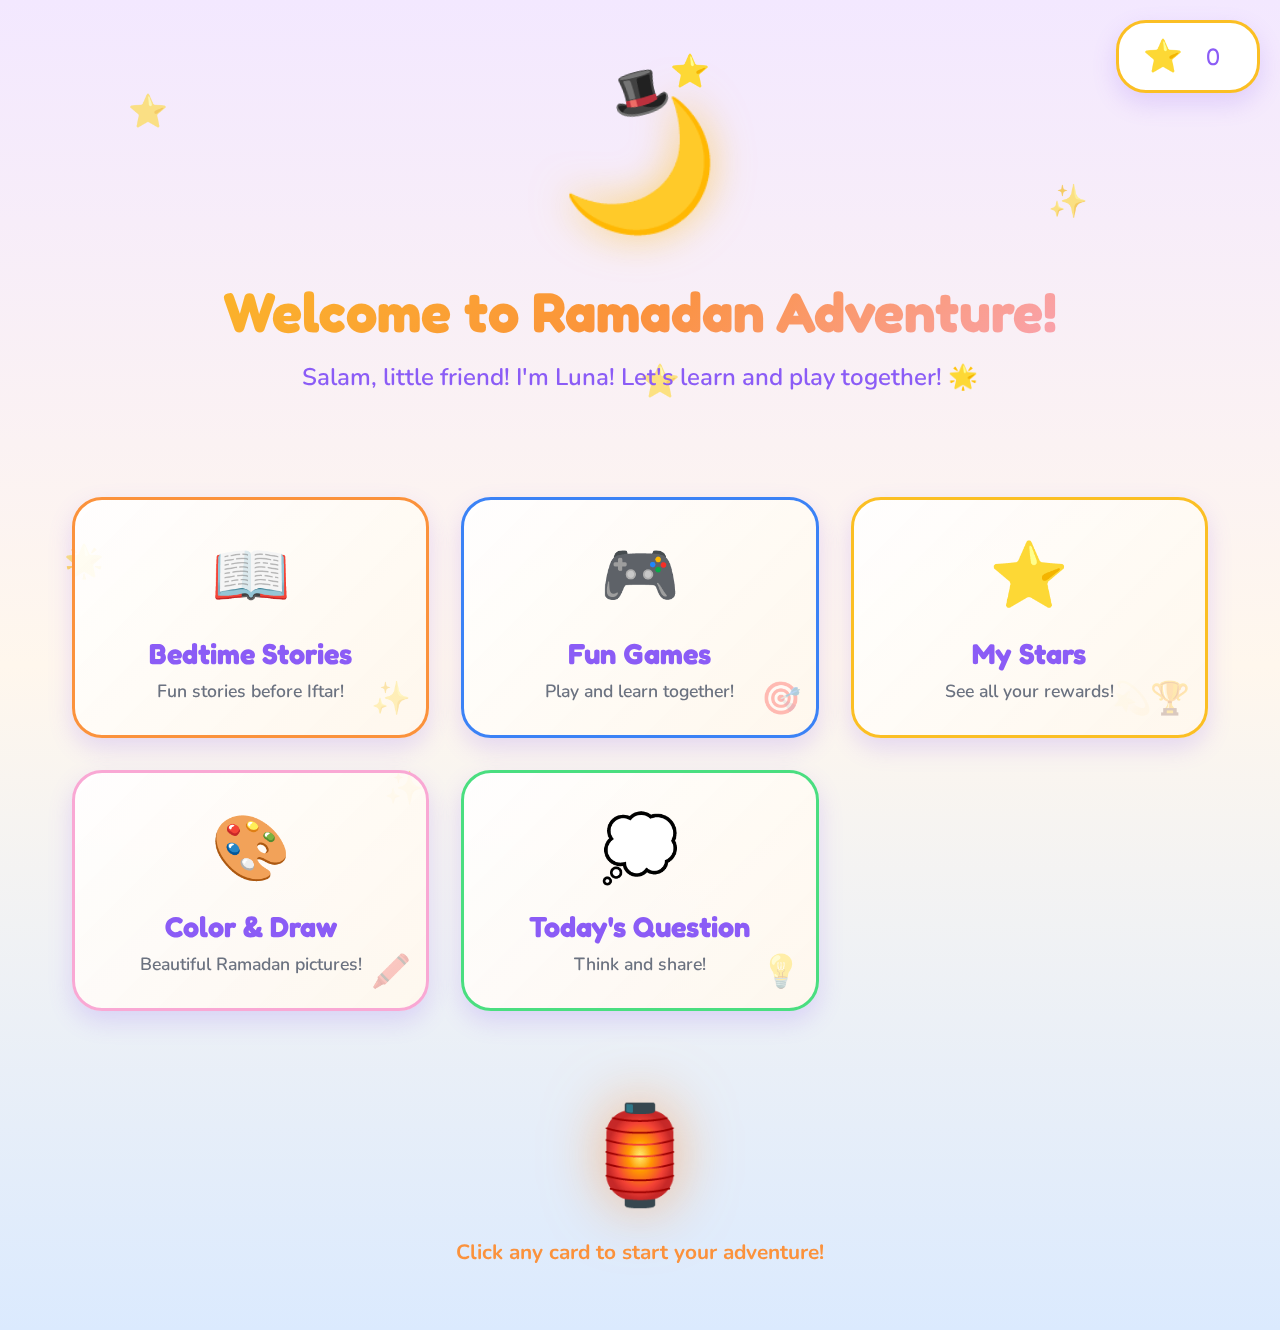
<file: index.html>
<!DOCTYPE html>
<html lang="en">
<head>
    <meta charset="UTF-8">
    <meta name="viewport" content="width=device-width, initial-scale=1.0">
    <title>Ramadan Adventure - Fun & Learning for Kids!</title>
    <meta name="description" content="A fun and educational Ramadan website for children aged 6-10 with stories, games, and activities!">
    <link rel="stylesheet" href="css/main.css">
    <link rel="stylesheet" href="css/animations.css">
    <link rel="preconnect" href="https://fonts.googleapis.com">
    <link rel="preconnect" href="https://fonts.gstatic.com" crossorigin>
    <link href="https://fonts.googleapis.com/css2?family=Fredoka+One&family=Nunito:wght@400;600;700&display=swap" rel="stylesheet">
</head>
<body>
    <!-- Stars Counter (Top Right) -->
    <div class="stars-counter">
        <div class="star-icon">⭐</div>
        <div class="star-count" id="starCount">0</div>
    </div>

    <!-- Main Container -->
    <div class="container">
        <!-- Hero Section with Luna Mascot -->
        <div class="hero-section">
            <div class="mascot-luna">
                <div class="luna-body">🌙</div>
                <div class="luna-hat">🎩</div>
                <div class="luna-star">⭐</div>
            </div>
            <h1 class="main-title bounce-in">Welcome to Ramadan Adventure!</h1>
            <p class="greeting-text float-up">Salam, little friend! I'm Luna! Let's learn and play together! 🌟</p>
        </div>

        <!-- Navigation Buttons -->
        <div class="section-grid">
            <!-- Stories Section -->
            <a href="stories.html" class="section-card stories-card">
                <div class="card-icon">📖</div>
                <h2 class="card-title">Bedtime Stories</h2>
                <p class="card-description">Fun stories before Iftar!</p>
                <div class="card-decoration">✨</div>
            </a>

            <!-- Games Section -->
            <a href="games.html" class="section-card games-card">
                <div class="card-icon">🎮</div>
                <h2 class="card-title">Fun Games</h2>
                <p class="card-description">Play and learn together!</p>
                <div class="card-decoration">🎯</div>
            </a>

            <!-- Stars Tracker -->
            <a href="stars.html" class="section-card stars-card">
                <div class="card-icon">⭐</div>
                <h2 class="card-title">My Stars</h2>
                <p class="card-description">See all your rewards!</p>
                <div class="card-decoration">🏆</div>
            </a>

            <!-- Coloring Section -->
            <a href="coloring.html" class="section-card coloring-card">
                <div class="card-icon">🎨</div>
                <h2 class="card-title">Color & Draw</h2>
                <p class="card-description">Beautiful Ramadan pictures!</p>
                <div class="card-decoration">🖍️</div>
            </a>

            <!-- Daily Reflection -->
            <a href="reflection.html" class="section-card reflection-card">
                <div class="card-icon">💭</div>
                <h2 class="card-title">Today's Question</h2>
                <p class="card-description">Think and share!</p>
                <div class="card-decoration">💡</div>
            </a>
        </div>

        <!-- Sunny Mascot (Bottom) -->
        <div class="mascot-sunny">
            <div class="sunny-body">🏮</div>
            <p class="sunny-message">Click any card to start your adventure!</p>
        </div>
    </div>

    <!-- Floating Stars Background Animation -->
    <div class="floating-stars">
        <span class="float-star">⭐</span>
        <span class="float-star">✨</span>
        <span class="float-star">🌟</span>
        <span class="float-star">💫</span>
        <span class="float-star">⭐</span>
        <span class="float-star">✨</span>
    </div>

    <script src="js/main.js"></script>
</body>
</html>
</file>
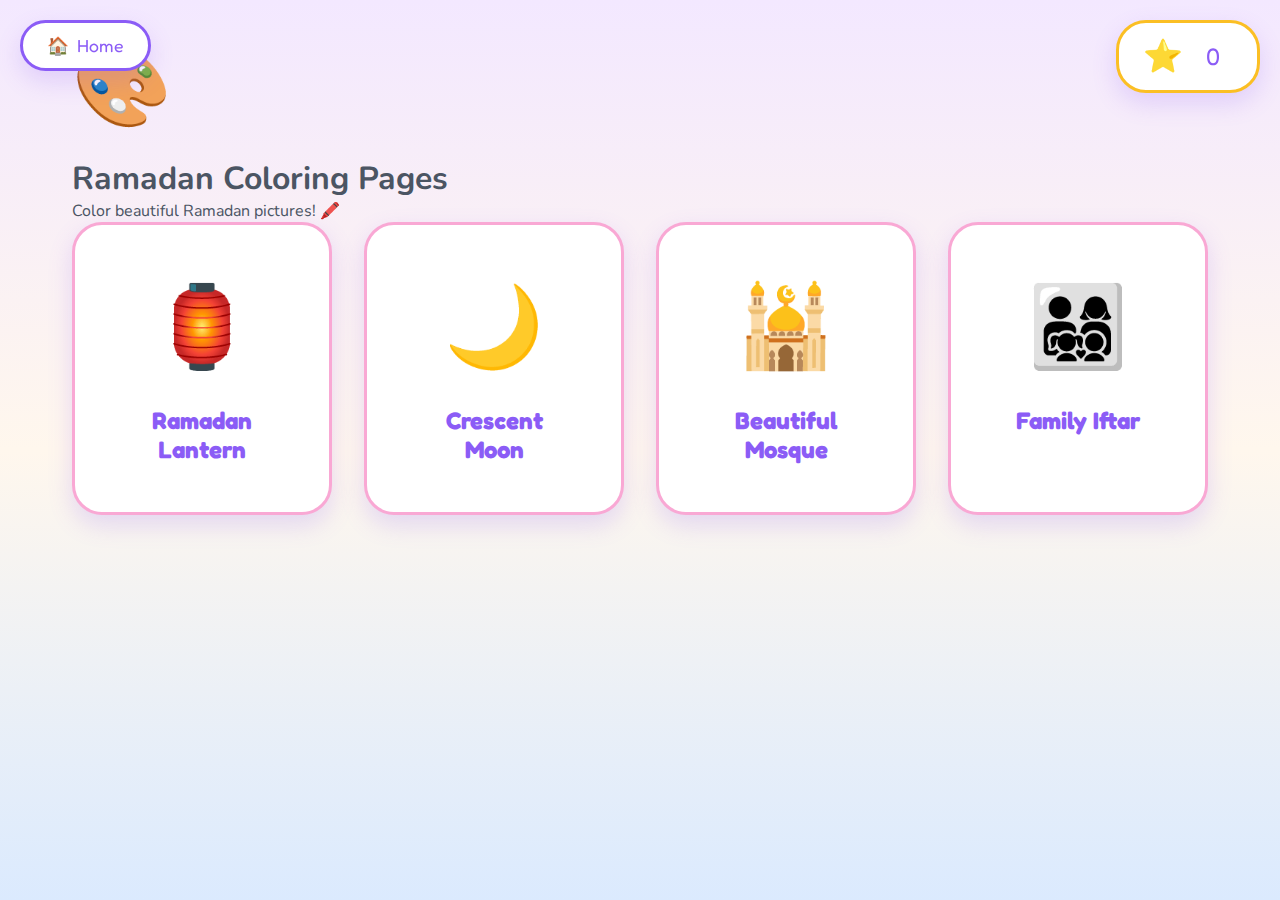
<file: coloring.html>
<!DOCTYPE html>
<html lang="en">

<head>
    <meta charset="UTF-8">
    <meta name="viewport" content="width=device-width, initial-scale=1.0">
    <title>Coloring Pages - Ramadan Adventure</title>
    <link rel="stylesheet" href="css/main.css">
    <link rel="stylesheet" href="css/animations.css">
    <link rel="stylesheet" href="css/coloring.css">
    <link rel="preconnect" href="https://fonts.googleapis.com">
    <link rel="preconnect" href="https://fonts.gstatic.com" crossorigin>
    <link href="https://fonts.googleapis.com/css2?family=Fredoka+One&family=Nunito:wght@400;600;700&display=swap"
        rel="stylesheet">
</head>

<body>
    <!-- Stars Counter -->
    <div class="stars-counter">
        <div class="star-icon">⭐</div>
        <div class="star-count" id="starCount">0</div>
    </div>

    <!-- Home Button -->
    <button class="home-btn" onclick="goHome()">
        <span class="home-icon">🏠</span>
        <span>Home</span>
    </button>

    <div class="container">
        <!-- Header -->
        <div class="page-header">
            <div class="sunny-coloring">🎨</div>
            <h1 class="page-title">Ramadan Coloring Pages</h1>
            <p class="page-subtitle">Color beautiful Ramadan pictures! 🖍️</p>
        </div>

        <!-- Coloring Templates -->
        <div id="templatesGrid" class="templates-grid">
            <div class="template-card" onclick="selectTemplate('lantern')">
                <div class="template-icon">🏮</div>
                <h3>Ramadan Lantern</h3>
            </div>
            <div class="template-card" onclick="selectTemplate('moon')">
                <div class="template-icon">🌙</div>
                <h3>Crescent Moon</h3>
            </div>
            <div class="template-card" onclick="selectTemplate('mosque')">
                <div class="template-icon">🕌</div>
                <h3>Beautiful Mosque</h3>
            </div>
            <div class="template-card" onclick="selectTemplate('family')">
                <div class="template-icon">👨‍👩‍👧‍👦</div>
                <h3>Family Iftar</h3>
            </div>
        </div>

        <!-- Canvas Container -->
        <div id="canvasContainer" class="canvas-container" style="display: none;">
            <button class="back-btn" onclick="backToTemplates()">⬅️ Choose Another</button>

            <div class="coloring-workspace">
                <!-- Color Palette -->
                <div class="color-palette">
                    <h3>Pick a Color 🎨</h3>
                    <div class="color-grid"></div>
                </div>

                <!-- Canvas -->
                <div class="canvas-area">
                    <canvas id="coloringCanvas"></canvas>
                </div>

                <!-- Tools -->
                <div class="tools-panel">
                    <h3>Tools</h3>
                    <button class="tool-btn" onclick="downloadImage()">📥 Save</button>
                    <button class="tool-btn" onclick="clearCanvas()">🗑️ Clear</button>
                    <button class="tool-btn" onclick="finishColoring()">✅ Finish</button>
                </div>
            </div>
        </div>
    </div>

    <script src="js/main.js"></script>
    <script src="js/coloring.js"></script>
</body>

</html>
</file>
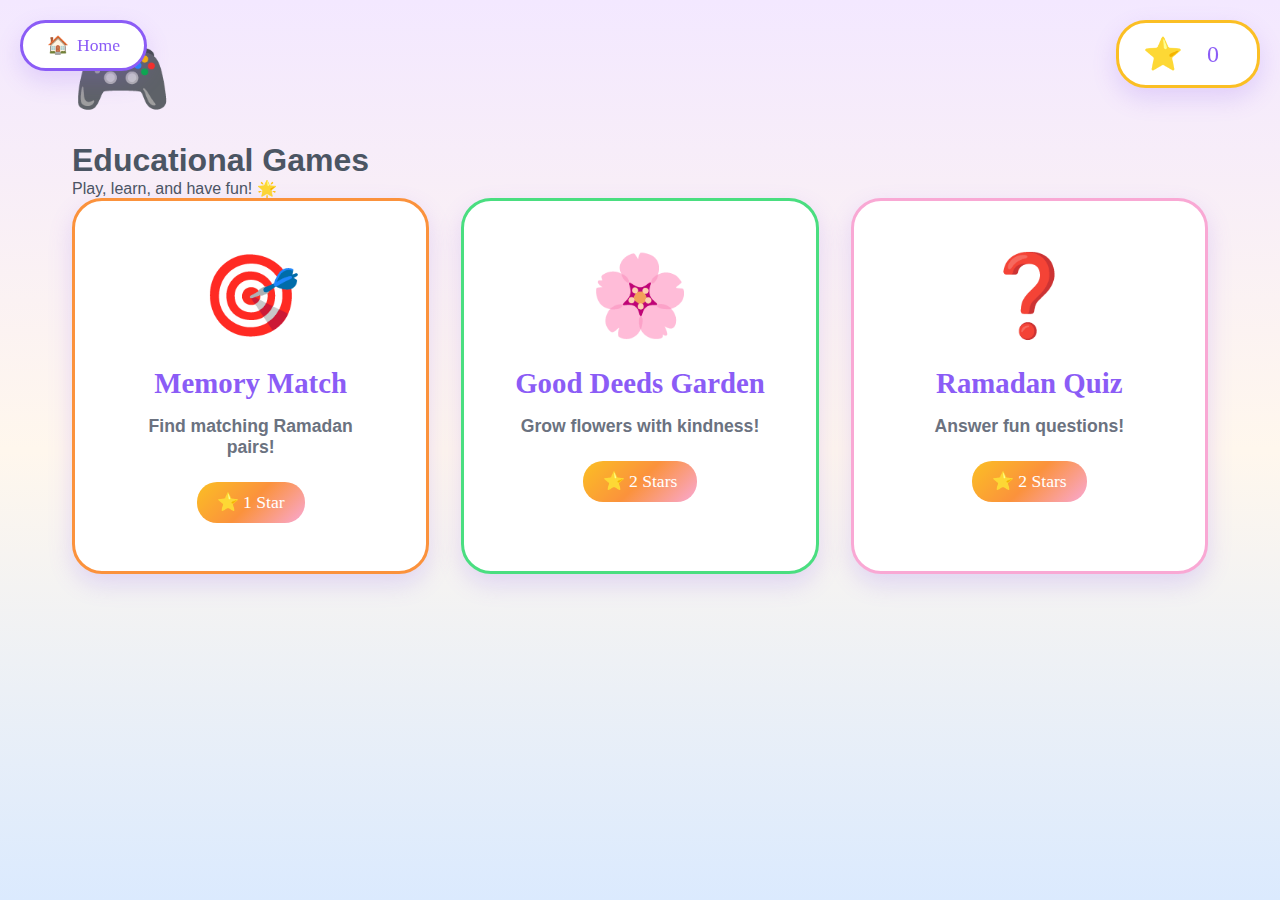
<file: games.html>
<!DOCTYPE html>
<html lang="en">

<head>
    <meta charset="UTF-8">
    <meta name="viewport" content="width=device-width, initial-scale=1.0">
    <title>Fun Games - Ramadan Adventure</title>
    <link rel="stylesheet" href="css/main.css">
    <link rel="stylesheet" href="css/animations.css">
    <link rel="stylesheet" href="css/games.css">
    <link rel="preconnect" href="https://fonts.googleapis.com">
    <link rel="preconnect" href=" crossorigin>
    <link href=" https://fonts.googleapis.com/css2?family=Fredoka+One&family=Nunito:wght@400;600;700&display=swap"
        rel="stylesheet">
</head>

<body>
    <!-- Stars Counter -->
    <div class="stars-counter">
        <div class="star-icon">⭐</div>
        <div class="star-count" id="starCount">0</div>
    </div>

    <!-- Home Button -->
    <button class="home-btn" onclick="goHome()">
        <span class="home-icon">🏠</span>
        <span>Home</span>
    </button>

    <div class="container">
        <!-- Header -->
        <div class="page-header">
            <div class="luna-gaming">🎮</div>
            <h1 class="page-title">Educational Games</h1>
            <p class="page-subtitle">Play, learn, and have fun! 🌟</p>
        </div>

        <!-- Games Menu -->
        <div id="gamesMenu" class="games-grid">
            <!-- Game 1: Memory Match -->
            <div class="game-card" onclick="startGame('memory')">
                <div class="game-icon">🎯</div>
                <h3 class="game-title">Memory Match</h3>
                <p class="game-description">Find matching Ramadan pairs!</p>
                <div class="game-reward">⭐ 1 Star</div>
            </div>

            <!-- Game 2: Good Deeds Garden -->
            <div class="game-card" onclick="startGame('garden')">
                <div class="game-icon">🌸</div>
                <h3 class="game-title">Good Deeds Garden</h3>
                <p class="game-description">Grow flowers with kindness!</p>
                <div class="game-reward">⭐ 2 Stars</div>
            </div>

            <!-- Game 3: Ramadan Quiz -->
            <div class="game-card" onclick="startGame('quiz')">
                <div class="game-icon">❓</div>
                <h3 class="game-title">Ramadan Quiz</h3>
                <p class="game-description">Answer fun questions!</p>
                <div class="game-reward">⭐ 2 Stars</div>
            </div>
        </div>

        <!-- Game Container -->
        <div id="gameContainer" class="game-container" style="display: none;">
            <!-- Game content will be inserted here -->
        </div>
    </div>

    <script src="js/main.js"></script>
    <script src="js/games.js"></script>
</body>

</html>
</file>
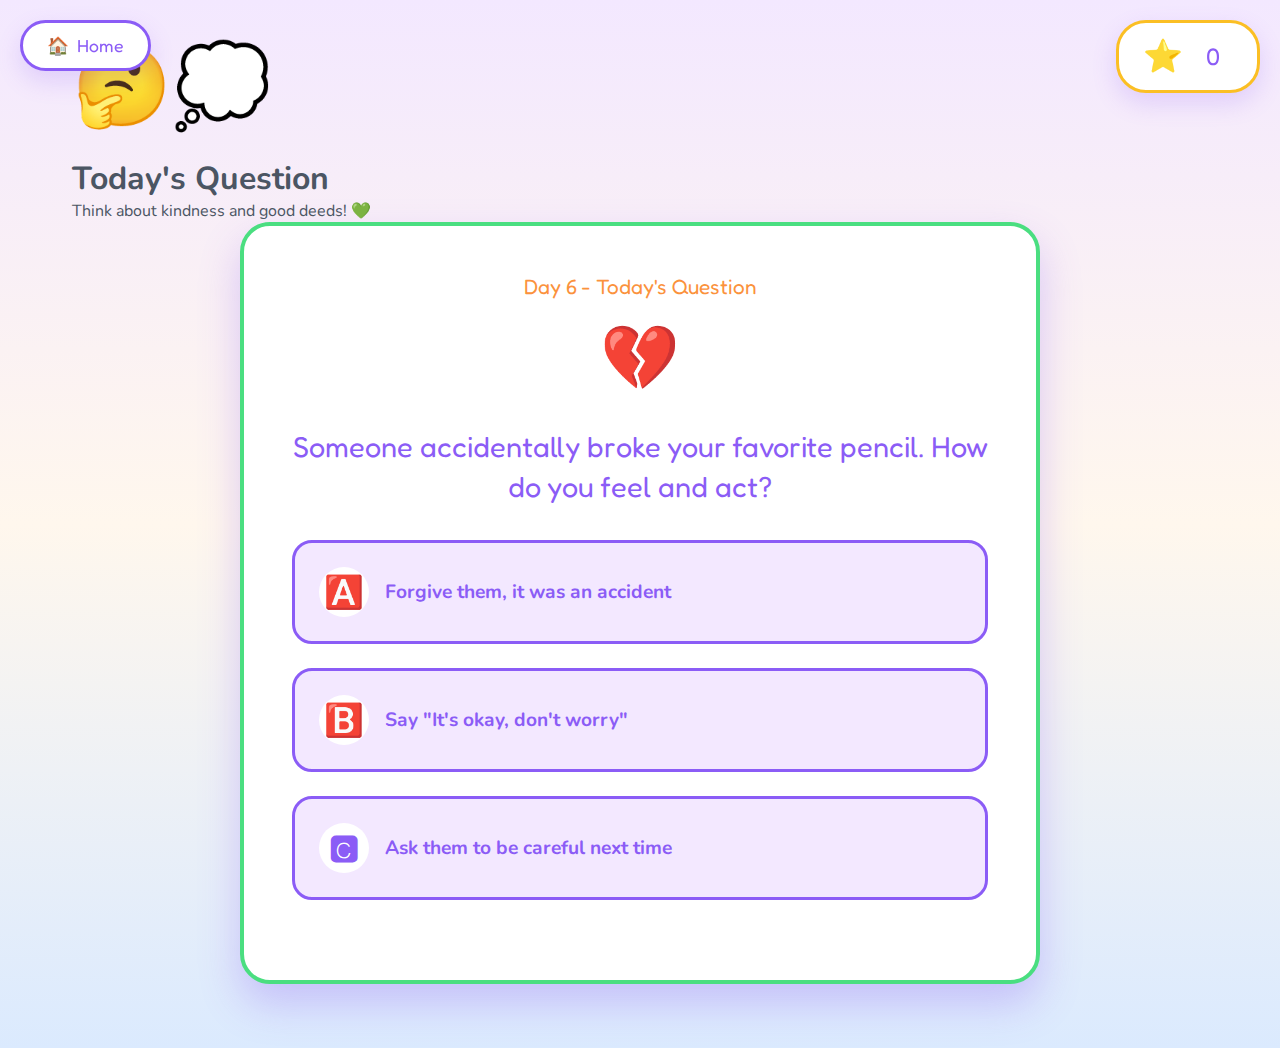
<file: reflection.html>
<!DOCTYPE html>
<html lang="en">

<head>
    <meta charset="UTF-8">
    <meta name="viewport" content="width=device-width, initial-scale=1.0">
    <title>Daily Reflection - Ramadan Adventure</title>
    <link rel="stylesheet" href="css/main.css">
    <link rel="stylesheet" href="css/animations.css">
    <link rel="stylesheet" href="css/reflection.css">
    <link rel="preconnect" href="https://fonts.googleapis.com">
    <link rel="preconnect" href="https://fonts.gstatic.com" crossorigin>
    <link href="https://fonts.googleapis.com/css2?family=Fredoka+One&family=Nunito:wght@400;600;700&display=swap"
        rel="stylesheet">
</head>

<body>
    <!-- Stars Counter -->
    <div class="stars-counter">
        <div class="star-icon">⭐</div>
        <div class="star-count" id="starCount">0</div>
    </div>

    <!-- Home Button -->
    <button class="home-btn" onclick="goHome()">
        <span class="home-icon">🏠</span>
        <span>Home</span>
    </button>

    <div class="container">
        <!-- Header -->
        <div class="page-header">
            <div class="luna-thinking">🤔💭</div>
            <h1 class="page-title">Today's Question</h1>
            <p class="page-subtitle">Think about kindness and good deeds! 💚</p>
        </div>

        <!-- Question Container -->
        <div class="question-container" id="questionContainer">
            <!-- Question will be inserted here -->
        </div>
    </div>

    <script src="js/main.js"></script>
    <script src="js/reflection.js"></script>
</body>

</html>
</file>
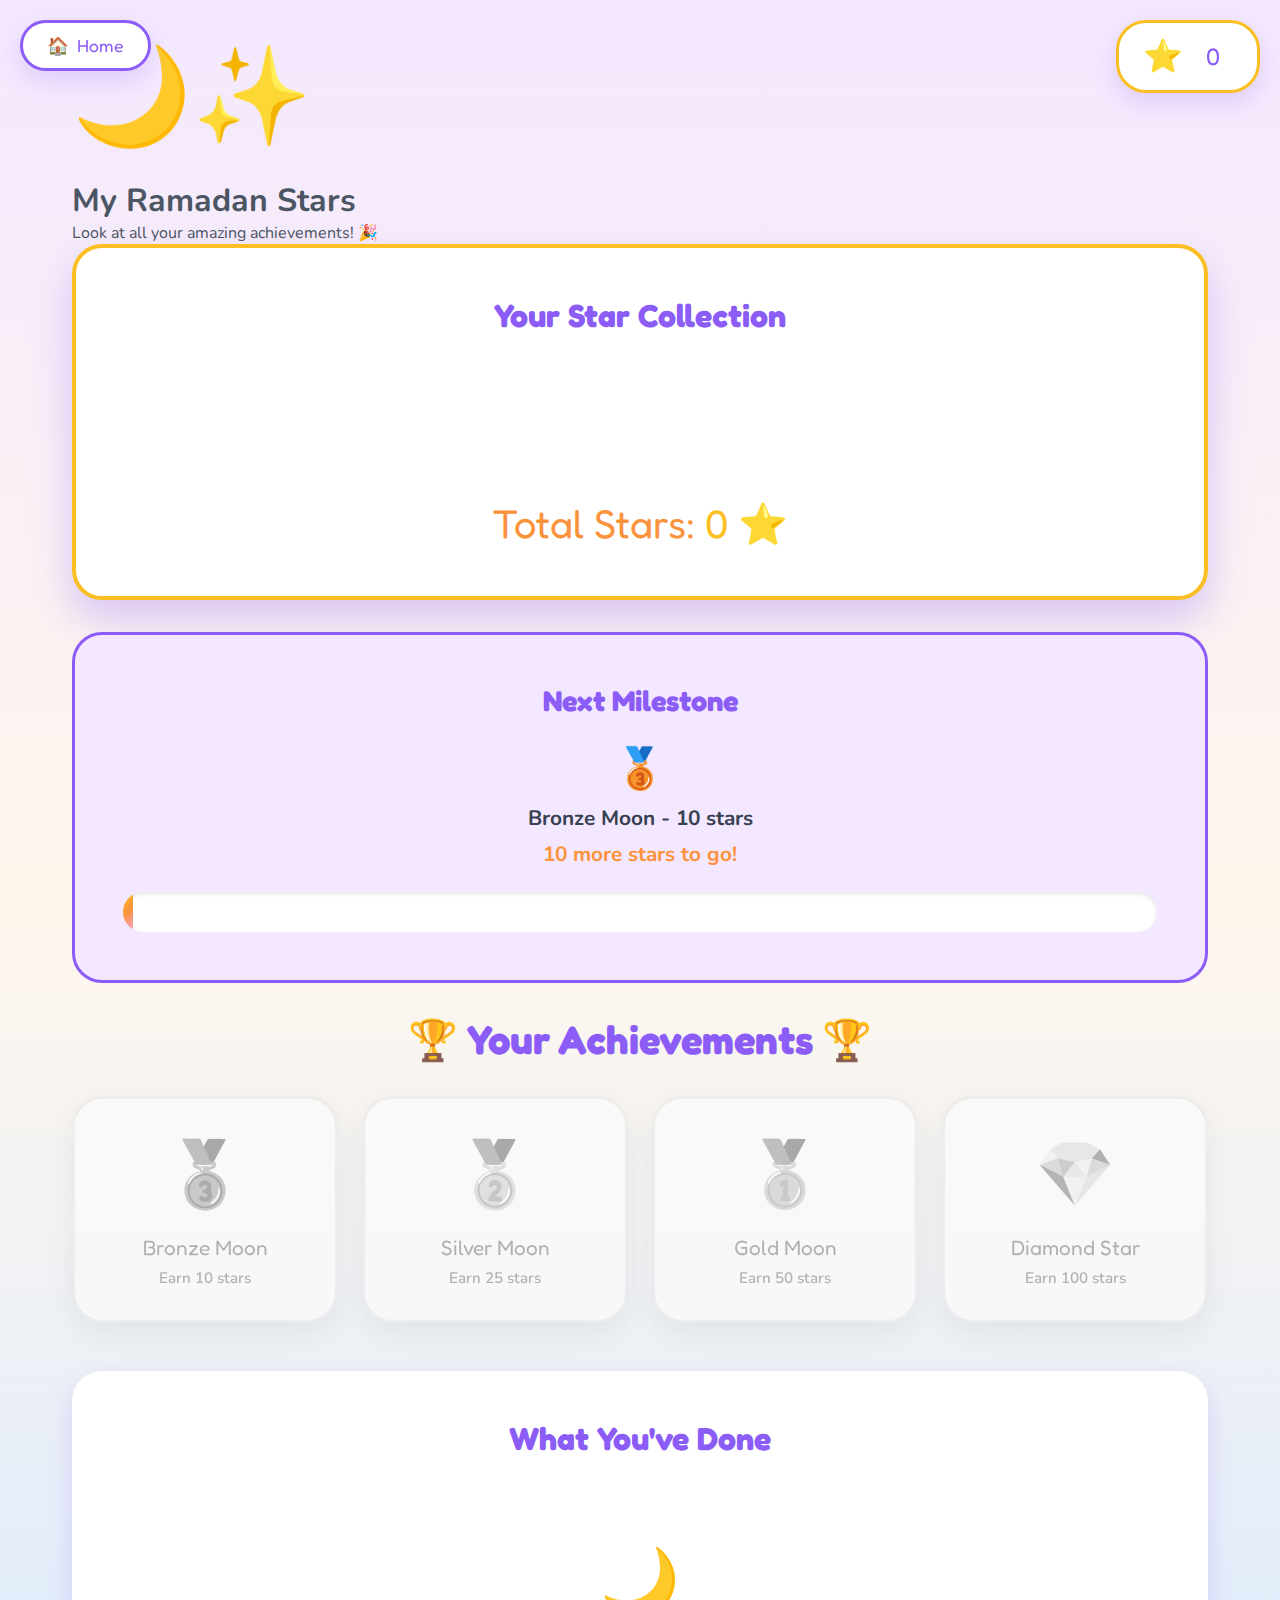
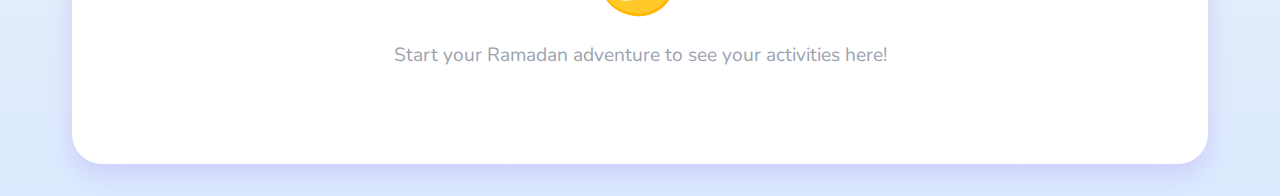
<file: stars.html>
<!DOCTYPE html>
<html lang="en">

<head>
    <meta charset="UTF-8">
    <meta name="viewport" content="width=device-width, initial-scale=1.0">
    <title>My Stars - Ramadan Adventure</title>
    <link rel="stylesheet" href="css/main.css">
    <link rel="stylesheet" href="css/animations.css">
    <link rel="stylesheet" href="css/stars.css">
    <link rel="preconnect" href="https://fonts.googleapis.com">
    <link rel="preconnect" href="https://fonts.gstatic.com" crossorigin>
    <link href="https://fonts.googleapis.com/css2?family=Fredoka+One&family=Nunito:wght@400;600;700&display=swap"
        rel="stylesheet">
</head>

<body>
    <!-- Stars Counter -->
    <div class="stars-counter">
        <div class="star-icon">⭐</div>
        <div class="star-count" id="starCount">0</div>
    </div>

    <!-- Home Button -->
    <button class="home-btn" onclick="goHome()">
        <span class="home-icon">🏠</span>
        <span>Home</span>
    </button>

    <div class="container">
        <!-- Header -->
        <div class="page-header">
            <div class="luna-proud">🌙✨</div>
            <h1 class="page-title">My Ramadan Stars</h1>
            <p class="page-subtitle">Look at all your amazing achievements! 🎉</p>
        </div>

        <!-- Star Display -->
        <div class="star-display">
            <div class="star-garden">
                <h2 class="garden-title">Your Star Collection</h2>
                <div class="stars-collection" id="starsCollection"></div>
                <p class="total-stars">Total Stars: <span id="totalStars">0</span> ⭐</p>
            </div>
        </div>

        <!-- Progress to Next Milestone -->
        <div class="milestone-progress">
            <h3>Next Milestone</h3>
            <div class="progress-info" id="progressInfo"></div>
            <div class="progress-bar">
                <div class="progress-fill" id="progressFill"></div>
            </div>
        </div>

        <!-- Achievements -->
        <div class="achievements-section">
            <h2 class="achievements-title">🏆 Your Achievements 🏆</h2>
            <div class="achievements-grid" id="achievementsGrid">
                <!-- Achievements will be inserted here -->
            </div>
        </div>

        <!-- Activity Log -->
        <div class="activity-section">
            <h3 class="activity-title">What You've Done</h3>
            <div class="activity-list" id="activityList"></div>
        </div>
    </div>

    <script src="js/main.js"></script>
    <script src="js/stars-tracker.js"></script>
</body>

</html>
</file>
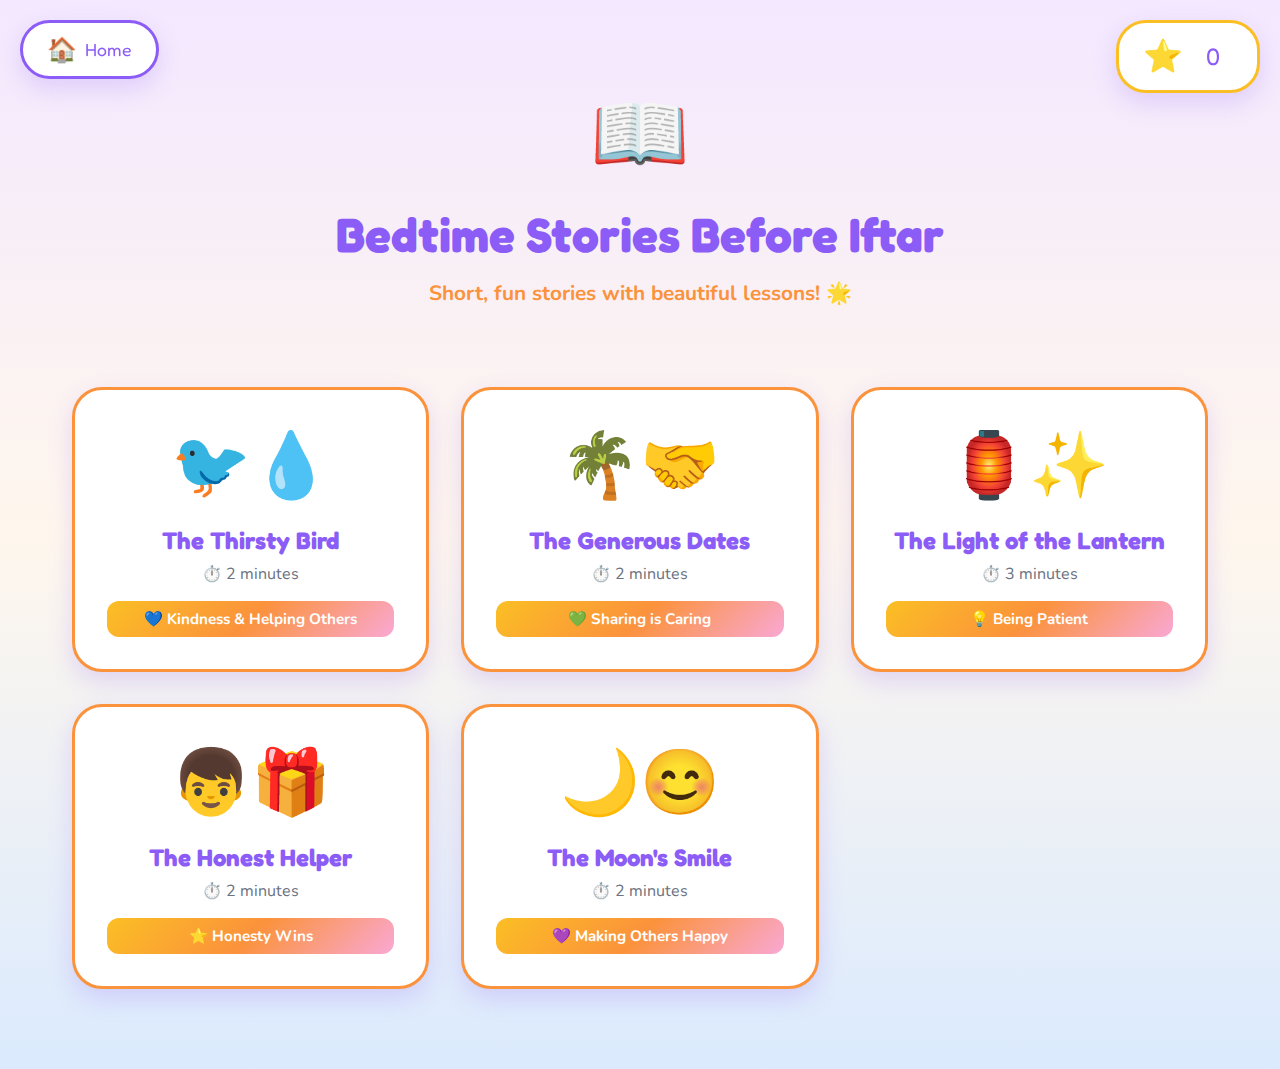
<file: stories.html>
<!DOCTYPE html>
<html lang="en">

<head>
    <meta charset="UTF-8">
    <meta name="viewport" content="width=device-width, initial-scale=1.0">
    <title>Bedtime Stories - Ramadan Adventure</title>
    <link rel="stylesheet" href="css/main.css">
    <link rel="stylesheet" href="css/animations.css">
    <link rel="stylesheet" href="css/stories.css">
    <link rel="preconnect" href="https://fonts.googleapis.com">
    <link rel="preconnect" href="https://fonts.gstatic.com" crossorigin>
    <link href="https://fonts.googleapis.com/css2?family=Fredoka+One&family=Nunito:wght@400;600;700&display=swap"
        rel="stylesheet">
</head>

<body>
    <!-- Stars Counter -->
    <div class="stars-counter">
        <div class="star-icon">⭐</div>
        <div class="star-count" id="starCount">0</div>
    </div>

    <!-- Home Button -->
    <button class="home-btn" onclick="goHome()">
        <span class="home-icon">🏠</span>
        <span>Home</span>
    </button>

    <div class="container">
        <!-- Header -->
        <div class="page-header">
            <div class="sunny-reading">📖</div>
            <h1 class="page-title">Bedtime Stories Before Iftar</h1>
            <p class="page-subtitle">Short, fun stories with beautiful lessons! 🌟</p>
        </div>

        <!-- Story Library -->
        <div class="stories-grid">
            <!-- Story 1: The Thirsty Bird -->
            <div class="story-card" onclick="showStory('thirsty-bird')">
                <div class="story-thumbnail">🐦💧</div>
                <h3 class="story-title">The Thirsty Bird</h3>
                <p class="story-time">⏱️ 2 minutes</p>
                <div class="story-lesson">💙 Kindness & Helping Others</div>
            </div>

            <!-- Story 2: The Generous Dates -->
            <div class="story-card" onclick="showStory('generous-dates')">
                <div class="story-thumbnail">🌴🤝</div>
                <h3 class="story-title">The Generous Dates</h3>
                <p class="story-time">⏱️ 2 minutes</p>
                <div class="story-lesson">💚 Sharing is Caring</div>
            </div>

            <!-- Story 3: The Light of the Lantern -->
            <div class="story-card" onclick="showStory('lantern-light')">
                <div class="story-thumbnail">🏮✨</div>
                <h3 class="story-title">The Light of the Lantern</h3>
                <p class="story-time">⏱️ 3 minutes</p>
                <div class="story-lesson">💡 Being Patient</div>
            </div>

            <!-- Story 4: The Honest Helper -->
            <div class="story-card" onclick="showStory('honest-helper')">
                <div class="story-thumbnail">👦🎁</div>
                <h3 class="story-title">The Honest Helper</h3>
                <p class="story-time">⏱️ 2 minutes</p>
                <div class="story-lesson">⭐ Honesty Wins</div>
            </div>

            <!-- Story 5: The Moon's Smile -->
            <div class="story-card" onclick="showStory('moon-smile')">
                <div class="story-thumbnail">🌙😊</div>
                <h3 class="story-title">The Moon's Smile</h3>
                <p class="story-time">⏱️ 2 minutes</p>
                <div class="story-lesson">💜 Making Others Happy</div>
            </div>
        </div>
    </div>

    <!-- Story Modal -->
    <div id="storyModal" class="story-modal">
        <div class="story-content" id="storyContent">
            <!-- Story content will be inserted here -->
        </div>
    </div>

    <script src="js/main.js"></script>
    <script src="js/stories.js"></script>
</body>

</html>
</file>
<file: css/main.css>
/* ===================================
   RAMADAN KIDS WEBSITE - MAIN STYLES
   Design System & Global Styles
   =================================== */

/* === CSS CUSTOM PROPERTIES === */
:root {
    /* Primary Colors */
    --moonlight-purple: #8B5CF6;
    --star-gold: #FBBF24;
    --sunset-orange: #FB923C;
    --sky-blue: #3B82F6;
    
    /* Secondary Colors */
    --soft-pink: #F9A8D4;
    --fresh-green: #4ADE80;
    
    /* Background Colors */
    --light-cream: #FFF7ED;
    --soft-lavender: #F3E8FF;
    --gentle-sky: #DBEAFE;
    
    /* Gradients */
    --gradient-sunset: linear-gradient(135deg, #FBBF24 0%, #FB923C 50%, #F9A8D4 100%);
    --gradient-night: linear-gradient(135deg, #8B5CF6 0%, #3B82F6 100%);
    --gradient-card: linear-gradient(135deg, rgba(255, 255, 255, 0.9), rgba(255, 247, 237, 0.95));
    
    /* Typography */
    --font-heading: 'Fredoka One', cursive;
    --font-body: 'Nunito', sans-serif;
    
    /* Spacing */
    --spacing-xs: 0.5rem;
    --spacing-sm: 1rem;
    --spacing-md: 1.5rem;
    --spacing-lg: 2rem;
    --spacing-xl: 3rem;
    
    /* Border Radius */
    --radius-sm: 12px;
    --radius-md: 20px;
    --radius-lg: 30px;
    --radius-full: 50%;
    
    /* Shadows */
    --shadow-sm: 0 4px 6px rgba(0, 0, 0, 0.1);
    --shadow-md: 0 10px 25px rgba(139, 92, 246, 0.2);
    --shadow-lg: 0 20px 40px rgba(139, 92, 246, 0.3);
    --shadow-glow: 0 0 30px rgba(251, 191, 36, 0.4);
}

/* === GLOBAL RESET & BASE STYLES === */
* {
    margin: 0;
    padding: 0;
    box-sizing: border-box;
}

body {
    font-family: var(--font-body);
    background: linear-gradient(to bottom, var(--soft-lavender), var(--light-cream), var(--gentle-sky));
    min-height: 100vh;
    color: #4B5563;
    overflow-x: hidden;
    position: relative;
}

/* === CONTAINER === */
.container {
    max-width: 1200px;
    margin: 0 auto;
    padding: var(--spacing-lg);
    position: relative;
    z-index: 2;
}
.home-btn {
    position: fixed;
    top: 20px;
    left: 20px;
    background: white;
    border: 3px solid var(--moonlight-purple);
    border-radius: var(--radius-lg);
    padding: 12px 24px;
    font-family: var(--font-heading);
    font-size: 1.1rem;
    color: var(--moonlight-purple);
    cursor: pointer;
    box-shadow: var(--shadow-md);
    display: flex;
    align-items: center;
    gap: 8px;
    transition: all 0.3s ease;
    z-index: 100;
}
/* === STARS COUNTER (TOP RIGHT) === */
.stars-counter {
    position: fixed;
    top: 20px;
    right: 20px;
    background: white;
    padding: 12px 24px;
    border-radius: var(--radius-lg);
    box-shadow: var(--shadow-md);
    display: flex;
    align-items: center;
    gap: 10px;
    z-index: 100;
    animation: bounce-in 0.6s ease-out;
    border: 3px solid var(--star-gold);
}

.star-icon {
    font-size: 2rem;
    animation: spin-slow 3s linear infinite;
}

.star-count {
    font-family: var(--font-heading);
    font-size: 1.5rem;
    color: var(--moonlight-purple);
    min-width: 40px;
    text-align: center;
}

/* === HERO SECTION === */
.hero-section {
    text-align: center;
    padding: var(--spacing-xl) 0;
    margin-bottom: var(--spacing-lg);
}

.mascot-luna {
    position: relative;
    display: inline-block;
    margin-bottom: var(--spacing-md);
    animation: float 3s ease-in-out infinite;
}

.luna-body {
    font-size: 8rem;
    filter: drop-shadow(0 0 20px rgba(251, 191, 36, 0.6));
    animation: wave 2s ease-in-out infinite;
    display: inline-block;
}

.luna-hat {
    position: absolute;
    top: -20px;
    left: 50%;
    transform: translateX(-50%) rotate(-15deg);
    font-size: 3rem;
    animation: hat-wiggle 2s ease-in-out infinite;
}

.luna-star {
    position: absolute;
    top: -30px;
    right: 10px;
    font-size: 2rem;
    animation: twinkle 1.5s ease-in-out infinite;
}

.main-title {
    font-family: var(--font-heading);
    font-size: 3.5rem;
    background: var(--gradient-sunset);
    -webkit-background-clip: text;
    background-clip: text;
    -webkit-text-fill-color: transparent;
    margin-bottom: var(--spacing-sm);
    line-height: 1.2;
}

.greeting-text {
    font-size: 1.5rem;
    font-weight: 600;
    color: var(--moonlight-purple);
    margin-bottom: var(--spacing-md);
}

/* === SECTION GRID === */
.section-grid {
    display: grid;
    grid-template-columns: repeat(auto-fit, minmax(280px, 1fr));
    gap: var(--spacing-lg);
    margin-bottom: var(--spacing-xl);
}

/* === SECTION CARDS === */
.section-card {
    background: var(--gradient-card);
    padding: var(--spacing-lg);
    border-radius: var(--radius-lg);
    text-decoration: none;
    display: flex;
    flex-direction: column;
    align-items: center;
    text-align: center;
    box-shadow: var(--shadow-md);
    transition: all 0.3s ease;
    position: relative;
    overflow: hidden;
    border: 3px solid white;
    cursor: pointer;
    min-height: 220px;
    justify-content: center;
}

.section-card::before {
    content: '';
    position: absolute;
    top: 0;
    left: 0;
    right: 0;
    bottom: 0;
    background: var(--gradient-sunset);
    opacity: 0;
    transition: opacity 0.3s ease;
    z-index: 0;
}

.section-card:hover::before {
    opacity: 0.1;
}

.section-card:hover {
    transform: translateY(-10px) scale(1.05);
    box-shadow: var(--shadow-lg);
}

.section-card:active {
    transform: translateY(-5px) scale(1.02);
}

.card-icon {
    font-size: 4rem;
    margin-bottom: var(--spacing-sm);
    animation: bounce-subtle 2s ease-in-out infinite;
    position: relative;
    z-index: 1;
}

.card-title {
    font-family: var(--font-heading);
    font-size: 1.8rem;
    color: var(--moonlight-purple);
    margin-bottom: var(--spacing-xs);
    position: relative;
    z-index: 1;
}

.card-description {
    font-size: 1.1rem;
    color: #6B7280;
    font-weight: 600;
    position: relative;
    z-index: 1;
}

.card-decoration {
    position: absolute;
    bottom: 15px;
    right: 15px;
    font-size: 2rem;
    opacity: 0.3;
    z-index: 0;
}

/* Individual Card Colors */
.stories-card {
    border-color: var(--sunset-orange);
}

.games-card {
    border-color: var(--sky-blue);
}

.stars-card {
    border-color: var(--star-gold);
}

.coloring-card {
    border-color: var(--soft-pink);
}

.reflection-card {
    border-color: var(--fresh-green);
}

/* === SUNNY MASCOT (BOTTOM) === */
.mascot-sunny {
    text-align: center;
    margin-top: var(--spacing-xl);
    padding: var(--spacing-lg);
}

.sunny-body {
    font-size: 6rem;
    display: inline-block;
    animation: glow-pulse 2s ease-in-out infinite;
    filter: drop-shadow(0 0 30px rgba(251, 147, 60, 0.6));
}

.sunny-message {
    font-size: 1.3rem;
    font-weight: 700;
    color: var(--sunset-orange);
    margin-top: var(--spacing-sm);
    animation: fade-in-up 1s ease-out 0.5s both;
}

/* === FLOATING STARS BACKGROUND === */
.floating-stars {
    position: fixed;
    top: 0;
    left: 0;
    width: 100%;
    height: 100%;
    pointer-events: none;
    z-index: 1;
    overflow: hidden;
}

.float-star {
    position: absolute;
    font-size: 2rem;
    opacity: 0.6;
    animation: float-random 15s ease-in-out infinite;
}

.float-star:nth-child(1) {
    top: 10%;
    left: 10%;
    animation-delay: 0s;
}

.float-star:nth-child(2) {
    top: 20%;
    right: 15%;
    animation-delay: 2s;
}

.float-star:nth-child(3) {
    top: 60%;
    left: 5%;
    animation-delay: 4s;
}

.float-star:nth-child(4) {
    bottom: 20%;
    right: 10%;
    animation-delay: 1s;
}

.float-star:nth-child(5) {
    top: 40%;
    left: 50%;
    animation-delay: 3s;
}

.float-star:nth-child(6) {
    bottom: 10%;
    left: 30%;
    animation-delay: 5s;
}

/* === RESPONSIVE DESIGN === */
@media (max-width: 768px) {
    .main-title {
        font-size: 2.5rem;
    }
    
    .luna-body {
        font-size: 5rem;
    }
    
    .greeting-text {
        font-size: 1.2rem;
    }
    
    .section-grid {
        grid-template-columns: 1fr;
        gap: var(--spacing-md);
    }
    
    .stars-counter {
        top: 10px;
        right: 10px;
        padding: 8px 16px;
    }
    
    .star-icon {
        font-size: 1.5rem;
    }
    
    .star-count {
        font-size: 1.2rem;
    }
}

@media (max-width: 480px) {
    .container {
        padding: var(--spacing-sm);
    }
    
    .main-title {
        font-size: 2rem;
    }
    
    .card-title {
        font-size: 1.5rem;
    }
}

/* === UTILITY CLASSES === */
.text-center {
    text-align: center;
}

.mb-1 {
    margin-bottom: var(--spacing-sm);
}

.mb-2 {
    margin-bottom: var(--spacing-md);
}

.mt-2 {
    margin-top: var(--spacing-md);
}
</file>
<file: css/animations.css>
/* ===================================
   ANIMATIONS
   All animation keyframes
   =================================== */

/* === BOUNCE IN === */
@keyframes bounce-in {
    0% {
        opacity: 0;
        transform: scale(0.3) translateY(-100px);
    }

    50% {
        transform: scale(1.05);
    }

    70% {
        transform: scale(0.9);
    }

    100% {
        opacity: 1;
        transform: scale(1) translateY(0);
    }
}

/* === FLOAT ANIMATION === */
@keyframes float {

    0%,
    100% {
        transform: translateY(0px);
    }

    50% {
        transform: translateY(-20px);
    }
}

/* === WAVE (for Luna's body) === */
@keyframes wave {

    0%,
    100% {
        transform: rotate(0deg);
    }

    25% {
        transform: rotate(-5deg);
    }

    75% {
        transform: rotate(5deg);
    }
}

/* === HAT WIGGLE === */
@keyframes hat-wiggle {

    0%,
    100% {
        transform: translateX(-50%) rotate(-15deg);
    }

    50% {
        transform: translateX(-50%) rotate(-20deg) translateY(-5px);
    }
}

/* === TWINKLE === */
@keyframes twinkle {

    0%,
    100% {
        opacity: 1;
        transform: scale(1);
    }

    50% {
        opacity: 0.4;
        transform: scale(0.8);
    }
}

/* === SPIN SLOW (for star icon) === */
@keyframes spin-slow {
    from {
        transform: rotate(0deg);
    }

    to {
        transform: rotate(360deg);
    }
}

/* === BOUNCE SUBTLE === */
@keyframes bounce-subtle {

    0%,
    100% {
        transform: translateY(0);
    }

    50% {
        transform: translateY(-10px);
    }
}

/* === GLOW PULSE === */
@keyframes glow-pulse {

    0%,
    100% {
        filter: drop-shadow(0 0 30px rgba(251, 147, 60, 0.6));
        transform: scale(1);
    }

    50% {
        filter: drop-shadow(0 0 50px rgba(251, 147, 60, 0.9));
        transform: scale(1.05);
    }
}

/* === FADE IN UP === */
@keyframes fade-in-up {
    from {
        opacity: 0;
        transform: translateY(30px);
    }

    to {
        opacity: 1;
        transform: translateY(0);
    }
}

/* === FLOAT UP === */
@keyframes float-up {
    0% {
        opacity: 0;
        transform: translateY(50px);
    }

    100% {
        opacity: 1;
        transform: translateY(0);
    }
}

.float-up {
    animation: float-up 0.8s ease-out 0.3s both;
}

/* === FLOAT RANDOM (for background stars) === */
@keyframes float-random {

    0%,
    100% {
        transform: translate(0, 0) rotate(0deg);
        opacity: 0.3;
    }

    25% {
        transform: translate(20px, -30px) rotate(90deg);
        opacity: 0.8;
    }

    50% {
        transform: translate(-15px, -60px) rotate(180deg);
        opacity: 0.5;
    }

    75% {
        transform: translate(25px, -40px) rotate(270deg);
        opacity: 0.7;
    }
}

/* === SHAKE (for incorrect answers) === */
@keyframes shake {

    0%,
    100% {
        transform: translateX(0);
    }

    25% {
        transform: translateX(-10px);
    }

    75% {
        transform: translateX(10px);
    }
}

/* === TADA (for celebrations) === */
@keyframes tada {
    0% {
        transform: scale(1) rotate(0deg);
    }

    10%,
    20% {
        transform: scale(0.9) rotate(-3deg);
    }

    30%,
    50%,
    70%,
    90% {
        transform: scale(1.1) rotate(3deg);
    }

    40%,
    60%,
    80% {
        transform: scale(1.1) rotate(-3deg);
    }

    100% {
        transform: scale(1) rotate(0deg);
    }
}

/* === PULSE === */
@keyframes pulse {

    0%,
    100% {
        transform: scale(1);
    }

    50% {
        transform: scale(1.1);
    }
}

/* === WIGGLE === */
@keyframes wiggle {

    0%,
    100% {
        transform: rotate(0deg);
    }

    25% {
        transform: rotate(-10deg);
    }

    75% {
        transform: rotate(10deg);
    }
}

/* === SLIDE IN FROM LEFT === */
@keyframes slide-in-left {
    from {
        opacity: 0;
        transform: translateX(-100px);
    }

    to {
        opacity: 1;
        transform: translateX(0);
    }
}

/* === SLIDE IN FROM RIGHT === */
@keyframes slide-in-right {
    from {
        opacity: 0;
        transform: translateX(100px);
    }

    to {
        opacity: 1;
        transform: translateX(0);
    }
}

/* === STAR COLLECT ANIMATION === */
@keyframes star-collect {
    0% {
        transform: scale(1) rotate(0deg);
        opacity: 1;
    }

    50% {
        transform: scale(2) rotate(180deg);
        opacity: 0.7;
    }

    100% {
        transform: scale(0) rotate(360deg);
        opacity: 0;
    }
}

/* === CONFETTI FALL === */
@keyframes confetti-fall {
    0% {
        transform: translateY(-100px) rotate(0deg);
        opacity: 1;
    }

    100% {
        transform: translateY(100vh) rotate(720deg);
        opacity: 0;
    }
}

/* === UTILITY ANIMATION CLASSES === */
.animate-bounce {
    animation: bounce-subtle 1s ease-in-out infinite;
}

.animate-pulse {
    animation: pulse 2s ease-in-out infinite;
}

.animate-wiggle {
    animation: wiggle 0.5s ease-in-out;
}

.animate-shake {
    animation: shake 0.5s ease-in-out;
}

.animate-tada {
    animation: tada 1s ease-in-out;
}

.animate-spin {
    animation: spin-slow 2s linear infinite;
}
</file>
<file: css/coloring.css>
/* ===================================
   COLORING PAGE STYLES
   =================================== */

.sunny-coloring {
    font-size: 5rem;
    display: inline-block;
    animation: bounce-subtle 2s ease-in-out infinite;
    margin-bottom: var(--spacing-sm);
}
.home-btn {
    position: fixed;
    top: 20px;
    left: 20px;
    background: white;
    border: 3px solid var(--moonlight-purple);
    border-radius: var(--radius-lg);
    padding: 12px 24px;
    font-family: var(--font-heading);
    font-size: 1.1rem;
    color: var(--moonlight-purple);
    cursor: pointer;
    box-shadow: var(--shadow-md);
    display: flex;
    align-items: center;
    gap: 8px;
    transition: all 0.3s ease;
    z-index: 100;
}
/* === TEMPLATES GRID === */
.templates-grid {
    display: grid;
    grid-template-columns: repeat(auto-fit, minmax(200px, 1fr));
    gap: var(--spacing-lg);
    margin-bottom: var(--spacing-xl);
}

.template-card {
    background: white;
    border-radius: var(--radius-lg);
    padding: var(--spacing-xl);
    text-align: center;
    box-shadow: var(--shadow-md);
    cursor: pointer;
    transition: all 0.3s ease;
    border: 3px solid var(--soft-pink);
    animation: fade-in-up 0.6s ease-out;
    animation-fill-mode: both;
}

.template-card:nth-child(1) {
    animation-delay: 0.1s;
}

.template-card:nth-child(2) {
    animation-delay: 0.2s;
}

.template-card:nth-child(3) {
    animation-delay: 0.3s;
}

.template-card:nth-child(4) {
    animation-delay: 0.4s;
}

.template-card:hover {
    transform: translateY(-10px) scale(1.05);
    box-shadow: var(--shadow-lg);
    border-color: var(--moonlight-purple);
}

.template-icon {
    font-size: 5rem;
    margin-bottom: var(--spacing-md);
    animation: pulse 2s ease-in-out infinite;
}

.template-card h3 {
    font-family: var(--font-heading);
    font-size: 1.5rem;
    color: var(--moonlight-purple);
}

/* === CANVAS CONTAINER === */
.canvas-container {
    animation: fade-in-up 0.5s ease-out;
}

.back-btn {
    background: white;
    border: 3px solid var(--moonlight-purple);
    color: var(--moonlight-purple);
    padding: 12px 24px;
    border-radius: var(--radius-md);
    font-family: var(--font-heading);
    font-size: 1.1rem;
    cursor: pointer;
    margin-bottom: var(--spacing-lg);
    transition: all 0.3s ease;
}

.back-btn:hover {
    background: var(--moonlight-purple);
    color: white;
    transform: translateY(-2px);
}

/* === COLORING WORKSPACE === */
.coloring-workspace {
    display: grid;
    grid-template-columns: 200px 1fr 200px;
    gap: var(--spacing-lg);
    background: white;
    padding: var(--spacing-lg);
    border-radius: var(--radius-lg);
    box-shadow: var(--shadow-lg);
}

.color-palette,
.tools-panel {
    background: var(--soft-lavender);
    padding: var(--spacing-md);
    border-radius: var(--radius-md);
}

.color-palette h3,
.tools-panel h3 {
    font-family: var(--font-heading);
    font-size: 1.2rem;
    color: var(--moonlight-purple);
    margin-bottom: var(--spacing-sm);
    text-align: center;
}

.color-grid {
    display: grid;
    grid-template-columns: repeat(3, 1fr);
    gap: 8px;
}

.color-option {
    width: 50px;
    height: 50px;
    border-radius: var(--radius-sm);
    cursor: pointer;
    border: 3px solid transparent;
    transition: all 0.3s ease;
}

.color-option:hover {
    transform: scale(1.1);
    box-shadow: var(--shadow-md);
}

.color-option.selected {
    border-color: var(--moonlight-purple);
    transform: scale(1.15);
}

/* === CANVAS AREA === */
.canvas-area {
    display: flex;
    align-items: center;
    justify-content: center;
    background: var(--gentle-sky);
    border-radius: var(--radius-md);
    padding: var(--spacing-md);
}

#coloringCanvas {
    background: white;
    border: 3px solid var(--moonlight-purple);
    border-radius: var(--radius-sm);
    cursor: crosshair;
    max-width: 100%;
    box-shadow: var(--shadow-md);
}

/* === TOOLS PANEL === */
.tools-panel {
    display: flex;
    flex-direction: column;
    gap: var(--spacing-sm);
}

.tool-btn {
    padding: 12px;
    font-family: var(--font-body);
    font-size: 1rem;
    font-weight: 700;
    background: white;
    border: 2px solid var(--sky-blue);
    border-radius: var(--radius-sm);
    cursor: pointer;
    transition: all 0.3s ease;
    color: var(--moonlight-purple);
}

.tool-btn:hover {
    background: var(--sky-blue);
    color: white;
    transform: translateY(-2px);
}

/* === RESPONSIVE === */
@media (max-width: 1024px) {
    .coloring-workspace {
        grid-template-columns: 1fr;
        grid-template-rows: auto auto auto;
    }

    .color-palette,
    .tools-panel {
        grid-column: 1;
    }

    .color-grid {
        grid-template-columns: repeat(6, 1fr);
    }

    .tools-panel {
        display: grid;
        grid-template-columns: repeat(3, 1fr);
    }
}

@media (max-width: 768px) {
    .templates-grid {
        grid-template-columns: repeat(2, 1fr);
    }
}
</file>
<file: css/games.css>
/* ===================================
   GAMES PAGE STYLES
   =================================== */

/* === GAMES GRID === */
.games-grid {
    display: grid;
    grid-template-columns: repeat(auto-fit, minmax(280px, 1fr));
    gap: var(--spacing-lg);
    margin-bottom: var(--spacing-xl);
}

.luna-gaming {
    font-size: 5rem;
    display: inline-block;
    animation: bounce-subtle 2s ease-in-out infinite;
    margin-bottom: var(--spacing-sm);
}

/* === GAME CARDS === */
.game-card {
    background: white;
    border-radius: var(--radius-lg);
    padding: var(--spacing-xl);
    text-align: center;
    box-shadow: var(--shadow-md);
    cursor: pointer;
    transition: all 0.3s ease;
    border: 3px solid var(--sky-blue);
    animation: fade-in-up 0.6s ease-out;
    animation-fill-mode: both;
}

.game-card:nth-child(1) {
    animation-delay: 0.1s;
    border-color: var(--sunset-orange);
}

.game-card:nth-child(2) {
    animation-delay: 0.2s;
    border-color: var(--fresh-green);
}

.game-card:nth-child(3) {
    animation-delay: 0.3s;
    border-color: var(--soft-pink);
}

.game-card:hover {
    transform: translateY(-10px) scale(1.05);
    box-shadow: var(--shadow-lg);
}

.game-icon {
    font-size: 5rem;
    margin-bottom: var(--spacing-md);
    animation: pulse 2s ease-in-out infinite;
}

.game-title {
    font-family: var(--font-heading);
    font-size: 1.8rem;
    color: var(--moonlight-purple);
    margin-bottom: var(--spacing-sm);
}

.game-description {
    font-size: 1.1rem;
    color: #6B7280;
    font-weight: 600;
    margin-bottom: var(--spacing-md);
}

.game-reward {
    background: var(--gradient-sunset);
    color: white;
    padding: 10px 20px;
    border-radius: var(--radius-md);
    font-family: var(--font-heading);
    font-size: 1.1rem;
    display: inline-block;
}

/* === GAME CONTAINER === */
.game-container {
    background: white;
    border-radius: var(--radius-lg);
    padding: var(--spacing-xl);
    box-shadow: var(--shadow-lg);
    margin-bottom: var(--spacing-xl);
    min-height: 400px;
}

.game-header {
    text-align: center;
    margin-bottom: var(--spacing-lg);
}

.game-header h2 {
    font-family: var(--font-heading);
    font-size: 2.5rem;
    color: var(--moonlight-purple);
    margin-bottom: var(--spacing-sm);
}
.home-btn {
    position: fixed;
    top: 20px;
    left: 20px;
    background: white;
    border: 3px solid var(--moonlight-purple);
    border-radius: var(--radius-lg);
    padding: 12px 24px;
    font-family: var(--font-heading);
    font-size: 1.1rem;
    color: var(--moonlight-purple);
    cursor: pointer;
    box-shadow: var(--shadow-md);
    display: flex;
    align-items: center;
    gap: 8px;
    transition: all 0.3s ease;
    z-index: 100;
}
.back-to-games {
    background: white;
    border: 3px solid var(--moonlight-purple);
    color: var(--moonlight-purple);
    padding: 12px 24px;
    border-radius: var(--radius-md);
    font-family: var(--font-heading);
    font-size: 1.1rem;
    cursor: pointer;
    margin-bottom: var(--spacing-md);
    transition: all 0.3s ease;
}

.back-to-games:hover {
    background: var(--moonlight-purple);
    color: white;
    transform: translateY(-2px);
}

/* === MEMORY GAME === */
.memory-board {
    display: grid;
    grid-template-columns: repeat(4, 1fr);
    gap: var(--spacing-sm);
    max-width: 600px;
    margin: 0 auto;
}

.memory-card {
    aspect-ratio: 1;
    background: var(--gradient-card);
    border: 3px solid var(--sky-blue);
    border-radius: var(--radius-md);
    font-size: 3rem;
    display: flex;
    align-items: center;
    justify-content: center;
    cursor: pointer;
    transition: all 0.3s ease;
    user-select: none;
}

.memory-card:hover:not(.matched):not(.flipped) {
    transform: scale(1.05);
    background: var(--soft-lavender);
}

.memory-card.flipped {
    background: white;
    border-color: var(--moonlight-purple);
}

.memory-card.matched {
    background: var(--fresh-green);
    border-color: var(--fresh-green);
    color: white;
    cursor: default;
}

.memory-card.hidden {
    color: transparent;
    background: var(--gradient-sunset);
}

/* === GARDEN GAME === */
.garden-board {
    max-width: 800px;
    margin: 0 auto;
}

.garden-scenarios {
    display: grid;
    grid-template-columns: repeat(auto-fit, minmax(200px, 1fr));
    gap: var(--spacing-md);
    margin-bottom: var(--spacing-lg);
}

.scenario-card {
    background: var(--soft-lavender);
    border: 3px solid var(--moonlight-purple);
    border-radius: var(--radius-md);
    padding: var(--spacing-md);
    text-align: center;
    cursor: grab;
    transition: all 0.3s ease;
}

.scenario-card:hover {
    transform: translateY(-5px);
    box-shadow: var(--shadow-md);
}

.scenario-card.dragging {
    opacity: 0.5;
    cursor: grabbing;
}

.scenario-icon {
    font-size: 3rem;
    margin-bottom: var(--spacing-xs);
}

.scenario-text {
    font-size: 1rem;
    font-weight: 700;
    color: var(--moonlight-purple);
}

.garden-plot {
    background: var(--gentle-sky);
    border: 4px dashed var(--fresh-green);
    border-radius: var(--radius-lg);
    padding: var(--spacing-xl);
    min-height: 200px;
    text-align: center;
}

.garden-flowers {
    display: flex;
    flex-wrap: wrap;
    gap: var(--spacing-sm);
    justify-content: center;
    margin-top: var(--spacing-md);
}

.flower {
    font-size: 3rem;
    animation: bounce-in 0.5s ease-out;
}

/* === QUIZ GAME === */
.quiz-container {
    max-width: 700px;
    margin: 0 auto;
}

.quiz-question {
    background: var(--soft-lavender);
    border-radius: var(--radius-lg);
    padding: var(--spacing-lg);
    margin-bottom: var(--spacing-lg);
    text-align: center;
}

.quiz-question h3 {
    font-family: var(--font-heading);
    font-size: 1.8rem;
    color: var(--moonlight-purple);
    margin-bottom: var(--spacing-md);
}

.quiz-options {
    display: grid;
    gap: var(--spacing-md);
}

.quiz-option {
    background: white;
    border: 3px solid var(--sky-blue);
    border-radius: var(--radius-md);
    padding: var(--spacing-md);
    font-size: 1.2rem;
    font-weight: 700;
    color: var(--moonlight-purple);
    cursor: pointer;
    transition: all 0.3s ease;
    display: flex;
    align-items: center;
    gap: var(--spacing-sm);
    text-align: left;
}

.quiz-option:hover {
    transform: translateX(10px);
    background: var(--soft-lavender);
    box-shadow: var(--shadow-md);
}

.quiz-option.correct {
    background: var(--fresh-green);
    border-color: var(--fresh-green);
    color: white;
    animation: tada 0.6s ease-in-out;
}

.quiz-option.disabled {
    opacity: 0.5;
    cursor: not-allowed;
    pointer-events: none;
}

.option-icon {
    font-size: 3rem;
    flex-shrink: 0;
}

.quiz-progress {
    text-align: center;
    font-size: 1.2rem;
    font-weight: 700;
    color: var(--sunset-orange);
    margin-bottom: var(--spacing-md);
}

.quiz-result {
    text-align: center;
    padding: var(--spacing-xl);
}

.quiz-result h2 {
    font-family: var(--font-heading);
    font-size: 3rem;
    color: var(--moonlight-purple);
    margin-bottom: var(--spacing-md);
}

.result-icon {
    font-size: 8rem;
    margin-bottom: var(--spacing-md);
    animation: bounce-in 0.6s ease-out;
}

/* === RESPONSIVE === */
@media (max-width: 768px) {
    .memory-board {
        grid-template-columns: repeat(3, 1fr);
    }

    .memory-card {
        font-size: 2rem;
    }

    .quiz-option {
        font-size: 1rem;
    }

    .option-icon {
        font-size: 2rem;
    }
}
</file>
<file: css/reflection.css>
/* ===================================
   REFLECTION PAGE STYLES
   =================================== */

.luna-thinking {
    font-size: 5rem;
    display: inline-block;
    animation: float 3s ease-in-out infinite;
    margin-bottom: var(--spacing-sm);
}

/* === QUESTION CONTAINER === */
.question-container {
    max-width: 800px;
    margin: 0 auto;
}

.question-card {
    background: white;
    border-radius: var(--radius-lg);
    padding: var(--spacing-xl);
    box-shadow: var(--shadow-lg);
    border: 4px solid var(--fresh-green);
    margin-bottom: var(--spacing-lg);
    animation: bounce-in 0.6s ease-out;
}

.question-header {
    text-align: center;
    margin-bottom: var(--spacing-lg);
}

.question-day {
    font-family: var(--font-heading);
    font-size: 1.3rem;
    color: var(--sunset-orange);
    margin-bottom: var(--spacing-sm);
}

.question-icon {
    font-size: 4rem;
    margin-bottom: var(--spacing-md);
}
.home-btn {
    position: fixed;
    top: 20px;
    left: 20px;
    background: white;
    border: 3px solid var(--moonlight-purple);
    border-radius: var(--radius-lg);
    padding: 12px 24px;
    font-family: var(--font-heading);
    font-size: 1.1rem;
    color: var(--moonlight-purple);
    cursor: pointer;
    box-shadow: var(--shadow-md);
    display: flex;
    align-items: center;
    gap: 8px;
    transition: all 0.3s ease;
    z-index: 100;
}
.question-text {
    font-family: var(--font-heading);
    font-size: 1.8rem;
    color: var(--moonlight-purple);
    line-height: 1.4;
    margin-bottom: var(--spacing-lg);
    text-align: center;
}

/* === OPTIONS === */
.reflection-options {
    display: flex;
    flex-direction: column;
    gap: var(--spacing-md);
    margin-bottom: var(--spacing-lg);
}

.reflection-option {
    background: var(--soft-lavender);
    border: 3px solid var(--moonlight-purple);
    border-radius: var(--radius-md);
    padding: var(--spacing-md);
    font-size: 1.2rem;
    font-weight: 700;
    color: var(--moonlight-purple);
    cursor: pointer;
    transition: all 0.3s ease;
    display: flex;
    align-items: center;
    gap: var(--spacing-sm);
    text-align: left;
}

.reflection-option:hover {
    transform: translateX(10px);
    background: white;
    box-shadow: var(--shadow-md);
}

.reflection-option.selected {
    background: var(--fresh-green);
    border-color: var(--fresh-green);
    color: white;
    animation: tada 0.6s ease-in-out;
}

.reflection-option.disabled {
    opacity: 0.6;
    cursor: not-allowed;
    pointer-events: none;
}

.option-letter {
    font-family: var(--font-heading);
    font-size: 2rem;
    flex-shrink: 0;
    width: 50px;
    height: 50px;
    background: white;
    border-radius: var(--radius-full);
    display: flex;
    align-items: center;
    justify-content: center;
    color: var(--moonlight-purple);
}

.reflection-option.selected .option-letter {
    background: rgba(255, 255, 255, 0.3);
    color: white;
}

/* === FEEDBACK === */
.feedback-box {
    background: var(--gentle-sky);
    border: 3px solid var(--sky-blue);
    border-radius: var(--radius-md);
    padding: var(--spacing-lg);
    text-align: center;
    animation: bounce-in 0.5s ease-out;
}

.feedback-icon {
    font-size: 4rem;
    margin-bottom: var(--spacing-sm);
}

.feedback-title {
    font-family: var(--font-heading);
    font-size: 2rem;
    color: var(--moonlight-purple);
    margin-bottom: var(--spacing-sm);
}

.feedback-text {
    font-size: 1.2rem;
    color: #374151;
    font-weight: 600;
    margin-bottom: var(--spacing-md);
}

.lesson-box {
    background: var(--soft-lavender);
    border-radius: var(--radius-md);
    padding: var(--spacing-md);
    margin-top: var(--spacing-md);
}

.lesson-box h4 {
    font-family: var(--font-heading);
    color: var(--moonlight-purple);
    font-size: 1.3rem;
    margin-bottom: var(--spacing-xs);
}

.lesson-box p {
    font-size: 1.1rem;
    color: #374151;
}

/* === COMPLETION === */
.completion-message {
    text-align: center;
    padding: var(--spacing-xl);
    background: white;
    border-radius: var(--radius-lg);
    box-shadow: var(--shadow-lg);
    border: 4px solid var(--star-gold);
}

.completion-message h2 {
    font-family: var(--font-heading);
    font-size: 2.5rem;
    color: var(--moonlight-purple);
    margin-bottom: var(--spacing-md);
}

.completion-icon {
    font-size: 6rem;
    margin-bottom: var(--spacing-md);
    animation: bounce-in 0.6s ease-out;
}

/* === RESPONSIVE === */
@media (max-width: 768px) {
    .question-text {
        font-size: 1.5rem;
    }

    .reflection-option {
        font-size: 1rem;
    }

    .option-letter {
        font-size: 1.5rem;
        width: 40px;
        height: 40px;
    }
}
</file>
<file: css/stars.css>
/* ===================================
   STARS TRACKER PAGE STYLES
   =================================== */

.luna-proud {
    font-size: 6rem;
    display: inline-block;
    animation: float 3s ease-in-out infinite;
    margin-bottom: var(--spacing-sm);
}

/* === STAR DISPLAY === */
.star-display {
    background: white;
    border-radius: var(--radius-lg);
    padding: var(--spacing-xl);
    box-shadow: var(--shadow-lg);
    margin-bottom: var(--spacing-lg);
    border: 4px solid var(--star-gold);
}

.garden-title {
    font-family: var(--font-heading);
    font-size: 2rem;
    color: var(--moonlight-purple);
    text-align: center;
    margin-bottom: var(--spacing-lg);
}

.stars-collection {
    display: flex;
    flex-wrap: wrap;
    gap: 10px;
    justify-content: center;
    min-height: 100px;
    margin-bottom: var(--spacing-lg);
}

.collected-star {
    font-size: 2.5rem;
    animation: bounce-in 0.3s ease-out;
    animation-fill-mode: both;
}

.total-stars {
    text-align: center;
    font-family: var(--font-heading);
    font-size: 2.5rem;
    color: var(--sunset-orange);
}

.total-stars span {
    color: var(--star-gold);
}

/* === MILESTONE PROGRESS === */
.milestone-progress {
    background: var(--soft-lavender);
    border-radius: var(--radius-lg);
    padding: var(--spacing-xl);
    margin-bottom: var(--spacing-lg);
    border: 3px solid var(--moonlight-purple);
}

.milestone-progress h3 {
    font-family: var(--font-heading);
    font-size: 1.8rem;
    color: var(--moonlight-purple);
    text-align: center;
    margin-bottom: var(--spacing-md);
}

.progress-info {
    text-align: center;
    font-size: 1.3rem;
    font-weight: 700;
    color: #374151;
    margin-bottom: var(--spacing-md);
}

.progress-bar {
    background: white;
    height: 40px;
    border-radius: var(--radius-lg);
    overflow: hidden;
    box-shadow: inset 0 2px 4px rgba(0, 0, 0, 0.1);
}

.home-btn {
    position: fixed;
    top: 20px;
    left: 20px;
    background: white;
    border: 3px solid var(--moonlight-purple);
    border-radius: var(--radius-lg);
    padding: 12px 24px;
    font-family: var(--font-heading);
    font-size: 1.1rem;
    color: var(--moonlight-purple);
    cursor: pointer;
    box-shadow: var(--shadow-md);
    display: flex;
    align-items: center;
    gap: 8px;
    transition: all 0.3s ease;
    z-index: 100;
}
.progress-fill {
    height: 100%;
    background: var(--gradient-sunset);
    border-radius: var(--radius-lg);
    transition: width 1s ease-out;
    display: flex;
    align-items: center;
    justify-content: flex-end;
    padding-right: 10px;
    color: white;
    font-family: var(--font-heading);
    font-size: 1.1rem;
}

/* === ACHIEVEMENTS === */
.achievements-section {
    margin-bottom: var(--spacing-xl);
}

.achievements-title {
    font-family: var(--font-heading);
    font-size: 2.5rem;
    color: var(--moonlight-purple);
    text-align: center;
    margin-bottom: var(--spacing-lg);
}

.achievements-grid {
    display: grid;
    grid-template-columns: repeat(auto-fit, minmax(200px, 1fr));
    gap: var(--spacing-md);
}

.achievement-card {
    background: white;
    border-radius: var(--radius-lg);
    padding: var(--spacing-lg);
    text-align: center;
    box-shadow: var(--shadow-md);
    border: 3px solid #E5E7EB;
    transition: all 0.3s ease;
}

.achievement-card.unlocked {
    border-color: var(--star-gold);
    animation: tada 0.6s ease-in-out;
}

.achievement-card.locked {
    opacity: 0.5;
    filter: grayscale(1);
}

.achievement-icon {
    font-size: 4rem;
    margin-bottom: var(--spacing-sm);
}

.achievement-name {
    font-family: var(--font-heading);
    font-size: 1.3rem;
    color: var(--moonlight-purple);
    margin-bottom: var(--spacing-xs);
}

.achievement-requirement {
    font-size: 0.95rem;
    color: #6B7280;
    font-weight: 600;
}

.achievement-card.unlocked .achievement-requirement {
    color: var(--fresh-green);
    font-weight: 700;
}

/* === ACTIVITY LIST === */
.activity-section {
    background: white;
    border-radius: var(--radius-lg);
    padding: var(--spacing-xl);
    box-shadow: var(--shadow-md);
}

.activity-title {
    font-family: var(--font-heading);
    font-size: 2rem;
    color: var(--moonlight-purple);
    text-align: center;
    margin-bottom: var(--spacing-lg);
}

.activity-list {
    display: flex;
    flex-direction: column;
    gap: var(--spacing-sm);
}

.activity-item {
    background: var(--soft-lavender);
    padding: var(--spacing-md);
    border-radius: var(--radius-md);
    display: flex;
    align-items: center;
    gap: var(--spacing-sm);
    animation: fade-in-up 0.4s ease-out;
    animation-fill-mode: both;
}

.activity-item:nth-child(1) {
    animation-delay: 0.1s;
}

.activity-item:nth-child(2) {
    animation-delay: 0.2s;
}

.activity-item:nth-child(3) {
    animation-delay: 0.3s;
}

.activity-item:nth-child(4) {
    animation-delay: 0.4s;
}

.activity-item:nth-child(5) {
    animation-delay: 0.5s;
}

.activity-icon {
    font-size: 2rem;
    flex-shrink: 0;
}

.activity-text {
    font-size: 1.1rem;
    font-weight: 700;
    color: var(--moonlight-purple);
}

.empty-message {
    text-align: center;
    padding: var(--spacing-xl);
    color: #9CA3AF;
    font-size: 1.2rem;
}

/* === RESPONSIVE === */
@media (max-width: 768px) {
    .achievements-grid {
        grid-template-columns: repeat(2, 1fr);
    }

    .total-stars {
        font-size: 2rem;
    }
}
</file>
<file: css/stories.css>
/* ===================================
   STORIES PAGE STYLES
   =================================== */

/* === PAGE HEADER === */
.page-header {
    text-align: center;
    padding: var(--spacing-xl) 0;
    margin-bottom: var(--spacing-lg);
}

.sunny-reading {
    font-size: 5rem;
    display: inline-block;
    animation: float 3s ease-in-out infinite;
    margin-bottom: var(--spacing-sm);
}

.page-title {
    font-family: var(--font-heading);
    font-size: 3rem;
    color: var(--moonlight-purple);
    margin-bottom: var(--spacing-sm);
    animation: bounce-in 0.6s ease-out;
}

.page-subtitle {
    font-size: 1.3rem;
    color: var(--sunset-orange);
    font-weight: 700;
    animation: fade-in-up 0.8s ease-out;
}

/* === HOME BUTTON === */
.home-btn {
    position: fixed;
    top: 20px;
    left: 20px;
    background: white;
    border: 3px solid var(--moonlight-purple);
    border-radius: var(--radius-lg);
    padding: 12px 24px;
    font-family: var(--font-heading);
    font-size: 1.1rem;
    color: var(--moonlight-purple);
    cursor: pointer;
    box-shadow: var(--shadow-md);
    display: flex;
    align-items: center;
    gap: 8px;
    transition: all 0.3s ease;
    z-index: 100;
}

.home-btn:hover {
    transform: translateY(-3px);
    box-shadow: var(--shadow-lg);
    background: var(--moonlight-purple);
    color: white;
}

.home-icon {
    font-size: 1.5rem;
}

/* === STORIES GRID === */
.stories-grid {
    display: grid;
    grid-template-columns: repeat(auto-fill, minmax(280px, 1fr));
    gap: var(--spacing-lg);
    margin-bottom: var(--spacing-xl);
}

/* === STORY CARD === */
.story-card {
    background: white;
    border-radius: var(--radius-lg);
    padding: var(--spacing-lg);
    text-align: center;
    box-shadow: var(--shadow-md);
    cursor: pointer;
    transition: all 0.3s ease;
    border: 3px solid var(--sunset-orange);
    animation: fade-in-up 0.6s ease-out;
    animation-fill-mode: both;
}

.story-card:nth-child(1) {
    animation-delay: 0.1s;
}

.story-card:nth-child(2) {
    animation-delay: 0.2s;
}

.story-card:nth-child(3) {
    animation-delay: 0.3s;
}

.story-card:nth-child(4) {
    animation-delay: 0.4s;
}

.story-card:nth-child(5) {
    animation-delay: 0.5s;
}

.story-card:hover {
    transform: translateY(-10px) scale(1.05);
    box-shadow: var(--shadow-lg);
    border-color: var(--moonlight-purple);
}

.story-thumbnail {
    font-size: 4rem;
    margin-bottom: var(--spacing-sm);
    animation: bounce-subtle 2s ease-in-out infinite;
}

.story-title {
    font-family: var(--font-heading);
    font-size: 1.5rem;
    color: var(--moonlight-purple);
    margin-bottom: var(--spacing-xs);
}

.story-time {
    font-size: 1rem;
    color: #6B7280;
    margin-bottom: var(--spacing-sm);
}

.story-lesson {
    background: var(--gradient-sunset);
    color: white;
    padding: 8px 16px;
    border-radius: var(--radius-sm);
    font-size: 0.95rem;
    font-weight: 700;
}

/* === STORY MODAL === */
.story-modal {
    display: none;
    position: fixed;
    top: 0;
    left: 0;
    right: 0;
    bottom: 0;
    background: rgba(0, 0, 0, 0.7);
    z-index: 200;
    overflow-y: auto;
    padding: var(--spacing-lg);
}

.story-modal.active {
    display: flex;
    align-items: center;
    justify-content: center;
    animation: fade-in-up 0.3s ease-out;
}

.story-content {
    background: white;
    border-radius: var(--radius-lg);
    padding: var(--spacing-xl);
    max-width: 800px;
    width: 100%;
    box-shadow: var(--shadow-lg);
    position: relative;
    animation: bounce-in 0.5s ease-out;
    max-height: 90vh;
    overflow-y: auto;
}

.story-content h2 {
    font-family: var(--font-heading);
    font-size: 2.5rem;
    color: var(--moonlight-purple);
    margin-bottom: var(--spacing-md);
    text-align: center;
}

.story-illustration {
    font-size: 6rem;
    text-align: center;
    margin: var(--spacing-md) 0;
    animation: float 3s ease-in-out infinite;
}

.story-content p {
    font-size: 1.3rem;
    line-height: 1.8;
    color: #374151;
    margin-bottom: var(--spacing-md);
}

.story-lesson-box {
    background: var(--soft-lavender);
    border: 3px solid var(--moonlight-purple);
    border-radius: var(--radius-md);
    padding: var(--spacing-md);
    margin: var(--spacing-lg) 0;
}

.story-lesson-box h3 {
    font-family: var(--font-heading);
    color: var(--moonlight-purple);
    font-size: 1.5rem;
    margin-bottom: var(--spacing-sm);
}

.story-lesson-box p {
    font-size: 1.2rem;
    margin-bottom: 0;
}

.story-buttons {
    display: flex;
    gap: var(--spacing-sm);
    justify-content: center;
    margin-top: var(--spacing-lg);
    flex-wrap: wrap;
}

.btn {
    padding: 1rem 2rem;
    font-family: var(--font-heading);
    font-size: 1.2rem;
    border: none;
    border-radius: var(--radius-md);
    cursor: pointer;
    transition: all 0.3s ease;
    box-shadow: var(--shadow-sm);
}

.btn-primary {
    background: var(--gradient-sunset);
    color: white;
}

.btn-primary:hover {
    transform: translateY(-3px);
    box-shadow: var(--shadow-md);
}

.btn-secondary {
    background: white;
    color: var(--moonlight-purple);
    border: 3px solid var(--moonlight-purple);
}

.btn-secondary:hover {
    background: var(--moonlight-purple);
    color: white;
    transform: translateY(-3px);
}

.close-btn {
    position: absolute;
    top: 20px;
    right: 20px;
    background: var(--sunset-orange);
    color: white;
    border: none;
    border-radius: var(--radius-full);
    width: 40px;
    height: 40px;
    font-size: 1.5rem;
    cursor: pointer;
    display: flex;
    align-items: center;
    justify-content: center;
    transition: all 0.3s ease;
}

.close-btn:hover {
    transform: rotate(90deg) scale(1.1);
    background: var(--moonlight-purple);
}

/* === RESPONSIVE === */
@media (max-width: 768px) {
    .page-title {
        font-size: 2rem;
    }

    .stories-grid {
        grid-template-columns: 1fr;
    }

    .story-content {
        padding: var(--spacing-lg);
    }

    .story-content h2 {
        font-size: 2rem;
    }

    .story-content p {
        font-size: 1.1rem;
    }

    .home-btn {
        padding: 8px 16px;
        font-size: 1rem;
    }
}
</file>
